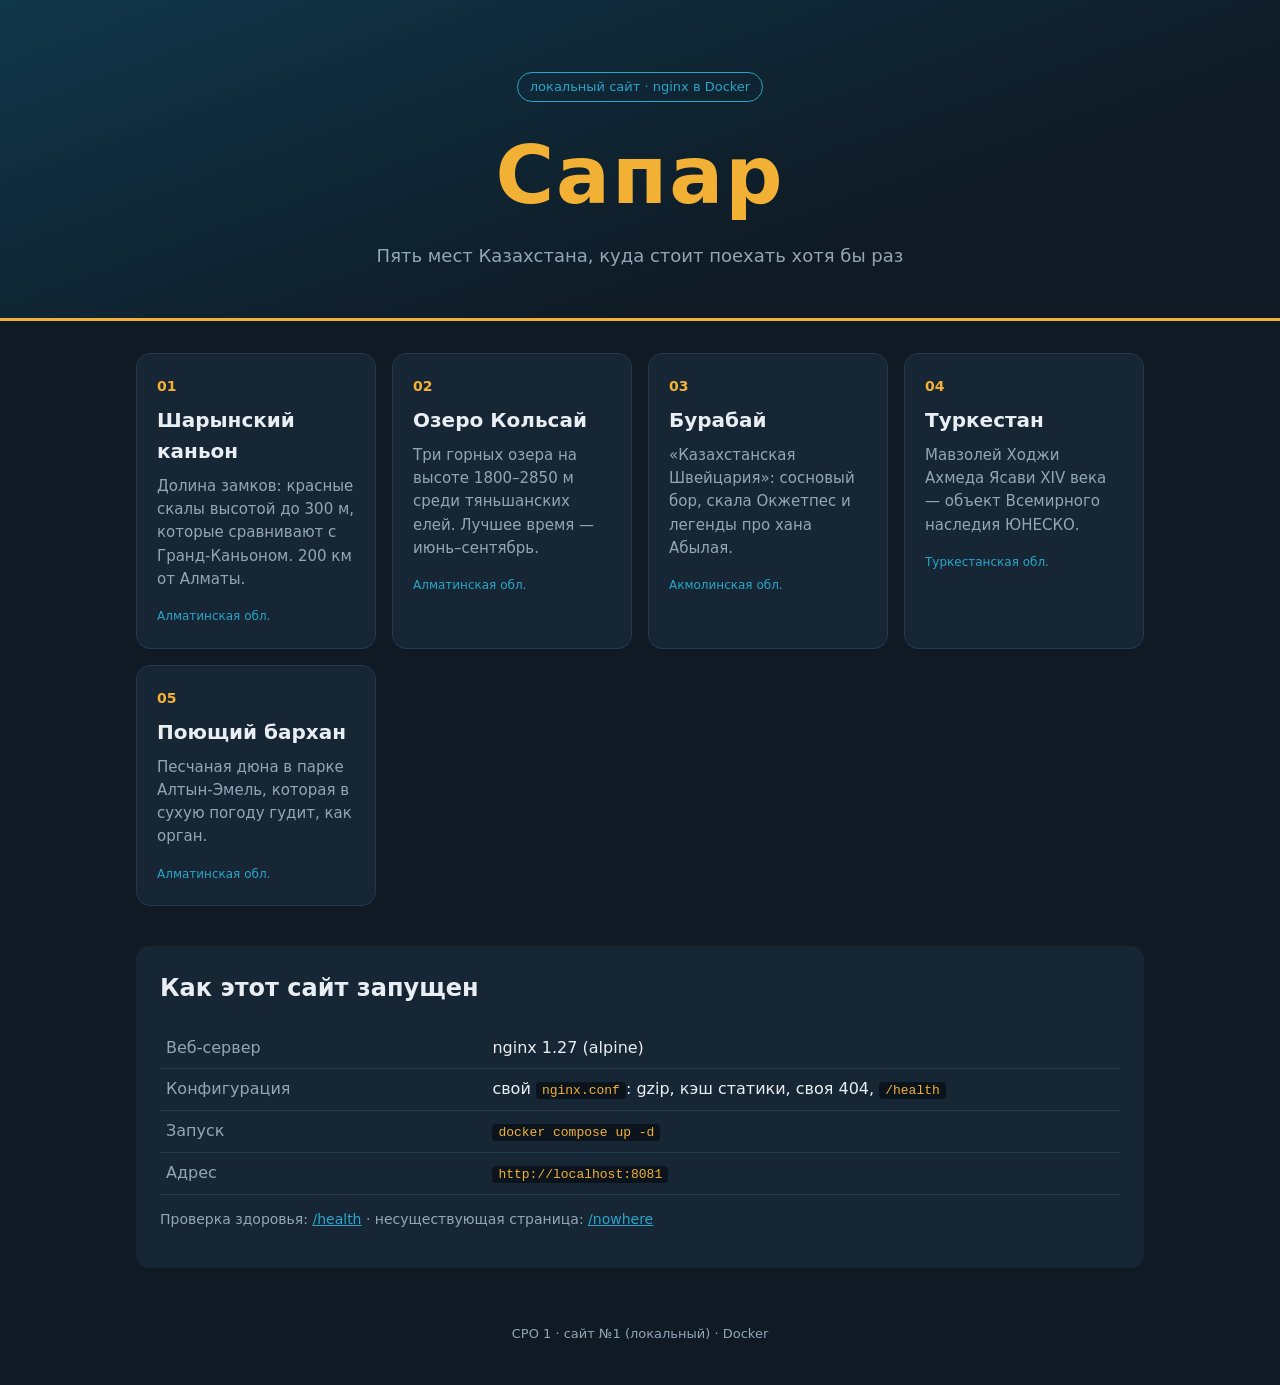
<file: sro1-websites/local-site/html/index.html>
<!doctype html>
<html lang="ru">
<head>
  <meta charset="utf-8">
  <meta name="viewport" content="width=device-width, initial-scale=1">
  <title>Сапар — гид по Казахстану</title>
  <link rel="stylesheet" href="style.css">
</head>
<body>
  <header class="hero">
    <div class="badge">локальный сайт · nginx в Docker</div>
    <h1>Сапар</h1>
    <p class="lead">Пять мест Казахстана, куда стоит поехать хотя бы раз</p>
  </header>

  <main>
    <section class="cards">
      <article class="card">
        <span class="num">01</span>
        <h2>Шарынский каньон</h2>
        <p>Долина замков: красные скалы высотой до 300 м, которые сравнивают с Гранд-Каньоном. 200 км от Алматы.</p>
        <span class="tag">Алматинская обл.</span>
      </article>
      <article class="card">
        <span class="num">02</span>
        <h2>Озеро Кольсай</h2>
        <p>Три горных озера на высоте 1800–2850 м среди тяньшанских елей. Лучшее время — июнь–сентябрь.</p>
        <span class="tag">Алматинская обл.</span>
      </article>
      <article class="card">
        <span class="num">03</span>
        <h2>Бурабай</h2>
        <p>«Казахстанская Швейцария»: сосновый бор, скала Окжетпес и легенды про хана Абылая.</p>
        <span class="tag">Акмолинская обл.</span>
      </article>
      <article class="card">
        <span class="num">04</span>
        <h2>Туркестан</h2>
        <p>Мавзолей Ходжи Ахмеда Ясави XIV века — объект Всемирного наследия ЮНЕСКО.</p>
        <span class="tag">Туркестанская обл.</span>
      </article>
      <article class="card">
        <span class="num">05</span>
        <h2>Поющий бархан</h2>
        <p>Песчаная дюна в парке Алтын-Эмель, которая в сухую погоду гудит, как орган.</p>
        <span class="tag">Алматинская обл.</span>
      </article>
    </section>

    <section class="info">
      <h2>Как этот сайт запущен</h2>
      <table>
        <tr><td>Веб-сервер</td><td>nginx 1.27 (alpine)</td></tr>
        <tr><td>Конфигурация</td><td>свой <code>nginx.conf</code>: gzip, кэш статики, своя 404, <code>/health</code></td></tr>
        <tr><td>Запуск</td><td><code>docker compose up -d</code></td></tr>
        <tr><td>Адрес</td><td><code>http://localhost:8081</code></td></tr>
      </table>
      <p class="hint">Проверка здоровья: <a href="/health">/health</a> · несуществующая страница: <a href="/nowhere">/nowhere</a></p>
    </section>
  </main>

  <footer>СРО 1 · сайт №1 (локальный) · Docker</footer>
</body>
</html>
</file>
<file: sro1-websites/local-site/html/style.css>
:root {
  --bg: #0f1a24;
  --card: #172634;
  --text: #e8eef3;
  --muted: #93a6b6;
  --accent: #f2b134;
  --sky: #2aa5c9;
}
* { box-sizing: border-box; }
body {
  margin: 0;
  font-family: system-ui, -apple-system, "Segoe UI", Roboto, sans-serif;
  background: var(--bg);
  color: var(--text);
  line-height: 1.55;
}
.hero {
  padding: 72px 16px 48px;
  text-align: center;
  background: linear-gradient(160deg, #10364a 0%, var(--bg) 70%);
  border-bottom: 3px solid var(--accent);
}
.hero h1 { font-size: clamp(42px, 9vw, 80px); margin: 12px 0 4px; letter-spacing: 2px; color: var(--accent); }
.lead { color: var(--muted); font-size: 18px; margin: 0; }
.badge {
  display: inline-block; padding: 4px 12px; border-radius: 999px;
  border: 1px solid var(--sky); color: var(--sky); font-size: 13px;
}
main { max-width: 1040px; margin: 0 auto; padding: 32px 16px; }
.cards { display: grid; grid-template-columns: repeat(auto-fit, minmax(240px, 1fr)); gap: 16px; }
.card {
  background: var(--card); border-radius: 14px; padding: 20px;
  border: 1px solid #23394c; transition: transform .2s, border-color .2s;
}
.card:hover { transform: translateY(-4px); border-color: var(--accent); }
.card h2 { margin: 6px 0 8px; font-size: 20px; }
.card p { color: var(--muted); margin: 0 0 12px; font-size: 15px; }
.num { color: var(--accent); font-weight: 700; font-size: 14px; }
.tag { font-size: 12px; color: var(--sky); }
.info { margin-top: 40px; background: var(--card); border-radius: 14px; padding: 24px; }
.info h2 { margin-top: 0; }
table { width: 100%; border-collapse: collapse; }
td { padding: 8px 6px; border-bottom: 1px solid #23394c; vertical-align: top; }
td:first-child { color: var(--muted); width: 34%; }
code { background: #0b141c; padding: 1px 6px; border-radius: 4px; color: var(--accent); }
a { color: var(--sky); }
.hint { color: var(--muted); font-size: 14px; }
footer { text-align: center; color: var(--muted); padding: 24px 16px 40px; font-size: 13px; }
.center { min-height: 100vh; display: grid; place-content: center; text-align: center; padding: 16px; }
.center h1 { font-size: 96px; margin: 0; color: var(--accent); }
</file>
